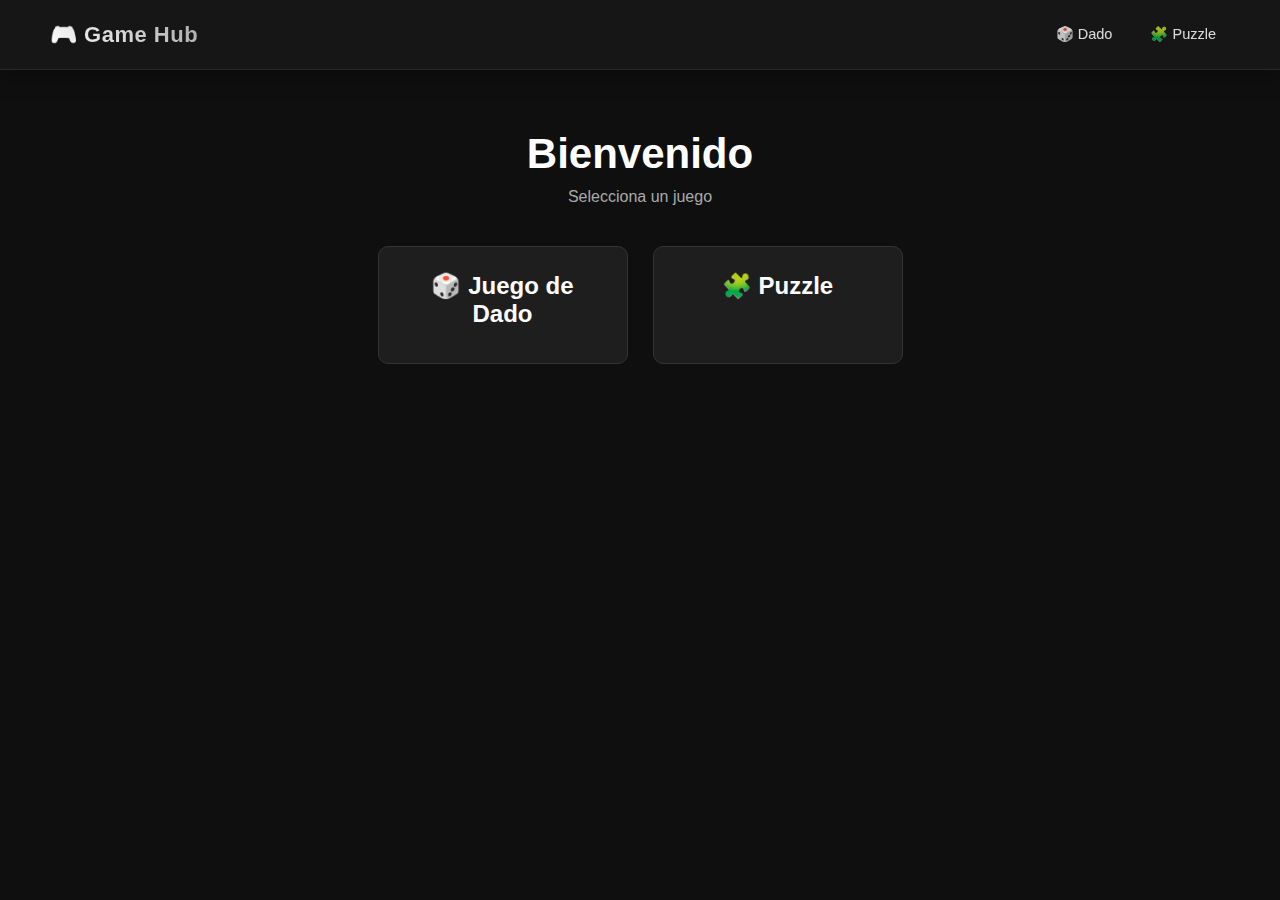
<file: inicio.html>
<!DOCTYPE html>
<html lang="es">
<head>
    <meta charset="UTF-8">
    <title>Game Hub</title>
    <link rel="stylesheet" href="inicio.css">
</head>

<body>

<nav class="navbar">
    <div class="logo">🎮 Game Hub</div>

    <div class="menu">
        <a href="juego_dado/dado.html">🎲 Dado</a>
        <a href="juego_puzzle/puzzle.html">🧩 Puzzle</a>
    </div>
</nav>

<main class="home">
    <h1>Bienvenido</h1>
    <p>Selecciona un juego</p>

    <div class="games">

        <a href="juego_dado/dado.html" class="card">
            <h2>🎲 Juego de Dado</h2>
        </a>

        <a href="juego_puzzle/puzzle.html" class="card">
            <h2>🧩 Puzzle</h2>
        </a>

    </div>
</main>

</body>
</html>
</file>
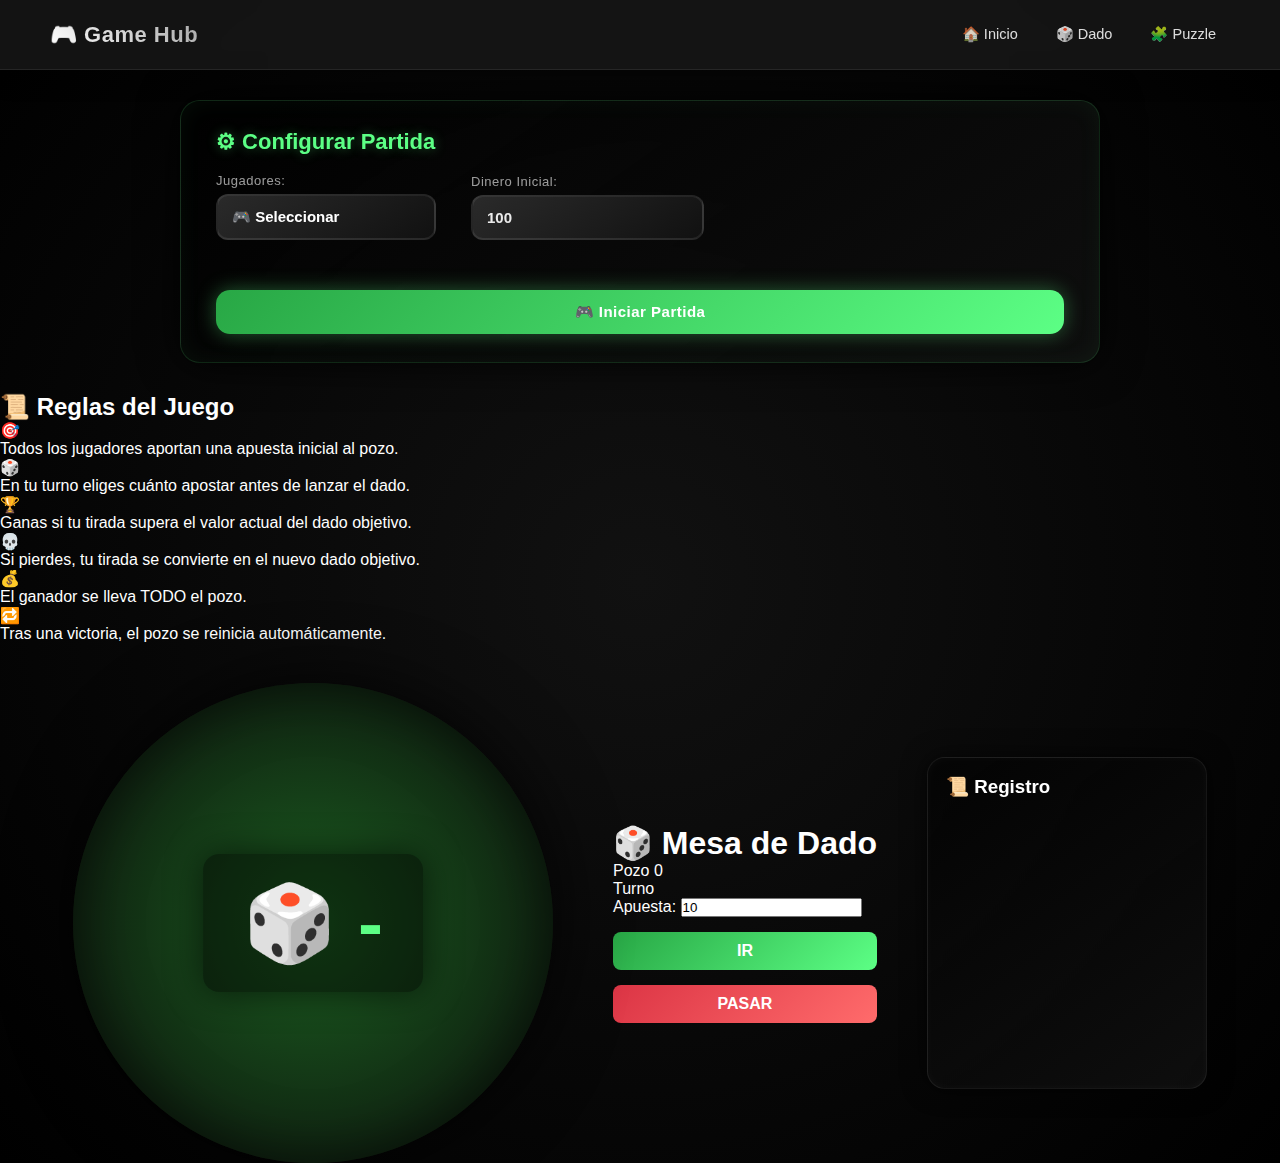
<file: juego_dado/dado.html>
<!DOCTYPE html>
<html lang="es">
<head>
    <meta charset="UTF-8">
    <title>Juego de Dado</title>

    <link rel="stylesheet" href="../inicio.css">
    <link rel="stylesheet" href="./dado.css">
</head>

<body>

    <!-- ================= NAVBAR ================= -->

    <nav class="navbar">
        <div class="logo">🎮 Game Hub</div>

        <div class="menu">
            <a href="../inicio.html">🏠 Inicio</a>
            <a href="../juego_dado/dado.html">🎲 Dado</a>
            <a href="../juego_puzzle/puzzle.html">🧩 Puzzle</a>
        </div>
    </nav>

    <!-- ================= CONFIGURACIÓN ================= -->

    <div class="setup-panel">
        <h2>⚙ Configurar Partida</h2>

        <div class="setup-controls">
            <div>
                <label>Jugadores:</label>
                <div class="custom-select" id="playerSelect">
                    <div class="select-display">
                        🎮 <span id="selectedPlayers">Seleccionar</span>
                    </div>

                    <div class="select-options" id="playerOptions"></div>
                </div>

            </div>

            <div>
                <label>Dinero Inicial:</label>
                <input type="number" id="startMoney" value="100">
            </div>

            <button id="startGame">🎮 Iniciar Partida</button>
        </div>
    </div>

        <!-- ================= REGLAS DEL JUEGO ================= -->

    <div class="rules-panel">
        <h2>📜 Reglas del Juego</h2>

        <div class="rules-content">
            <div class="rule">
                <span>🎯</span>
                <p>Todos los jugadores aportan una apuesta inicial al pozo.</p>
            </div>

            <div class="rule">
                <span>🎲</span>
                <p>En tu turno eliges cuánto apostar antes de lanzar el dado.</p>
            </div>

            <div class="rule">
                <span>🏆</span>
                <p>Ganas si tu tirada supera el valor actual del dado objetivo.</p>
            </div>

            <div class="rule">
                <span>💀</span>
                <p>Si pierdes, tu tirada se convierte en el nuevo dado objetivo.</p>
            </div>

            <div class="rule">
                <span>💰</span>
                <p>El ganador se lleva TODO el pozo.</p>
            </div>

            <div class="rule">
                <span>🔁</span>
                <p>Tras una victoria, el pozo se reinicia automáticamente.</p>
            </div>
        </div>
    </div>


    <!-- ================= JUEGO ================= -->

    <div class="game-container">

        <div class="table-wrapper">

            <!-- MESA -->
            <div class="players-circle" id="playersCircle">
                <div id="diceMessage" class="dice-message"></div>


                <div class="center-dice">
                    🎲 <span id="targetDice">-</span>
                </div>

            </div>

            <!-- PANEL -->
            <div class="panel">
                <h1>🎲 Mesa de Dado</h1>

                <div class="info">
                    <div>Pozo <span id="pot">0</span></div>
                    <div>Turno <span id="turn"></span></div>
                </div>

                <div class="bet-control">
                    <label>Apuesta:</label>
                    <input type="number" id="betAmount" value="10">
                </div>


                <div class="controls">
                    <button id="btnIr">IR</button>
                    <button id="btnPasar">PASAR</button>
                </div>
            </div>
            

        </div>

        <!-- REGISTRO -->
        <div class="log-panel">
            <h3>📜 Registro</h3>
            <div class="log" id="log"></div>
        </div>

    </div>



<!-- ✅ IMPORTANTE → Ruta correcta -->
<script type="module" src="./js/main.js"></script>




</body>
</html>
</file>
<file: inicio.css>
* {
    margin: 0;
    padding: 0;
    box-sizing: border-box;
    font-family: Arial, sans-serif;
}

body {
    background: #0f0f0f;
    color: white;
}

/* ================= NAVBAR PRO ================= */

.navbar {
    display: flex;
    justify-content: space-between;
    align-items: center;

    padding: 18px 50px;

    background: rgba(26, 26, 26, 0.75);
    backdrop-filter: blur(10px);
    -webkit-backdrop-filter: blur(10px);

    border-bottom: 1px solid rgba(255, 255, 255, 0.08);

    position: sticky;
    top: 0;

    box-shadow: 0 5px 25px rgba(0, 0, 0, 0.35);
    z-index: 1000;
}

/* ================= LOGO ================= */

.logo {
    font-size: 22px;
    font-weight: 600;
    letter-spacing: 0.5px;
    background: linear-gradient(45deg, #ffffff, #aaaaaa);
    -webkit-background-clip: text;
    -webkit-text-fill-color: transparent;
}

/* ================= MENU ================= */

.menu {
    display: flex;
    align-items: center;
    gap: 10px;
}

.menu a {
    position: relative;

    color: rgba(255, 255, 255, 0.85);
    text-decoration: none;

    padding: 8px 14px;
    border-radius: 6px;

    font-size: 14.5px;
    font-weight: 500;

    transition: all 0.25s ease;
}

/* Hover elegante */

.menu a:hover {
    color: white;
    background: rgba(255, 255, 255, 0.06);
}

/* Línea animada PRO */

.menu a::after {
    content: "";
    position: absolute;
    left: 10px;
    bottom: 4px;

    width: 0%;
    height: 2px;

    background: linear-gradient(90deg, #28a745, #5cff85);
    border-radius: 10px;

    transition: 0.25s ease;
}

.menu a:hover::after {
    width: 70%;
}

/* ================= HOME ================= */

.home {
    text-align: center;
    margin-top: 60px;
}

.home h1 {
    font-size: 42px;
    margin-bottom: 10px;
}

.home p {
    color: #aaa;
    margin-bottom: 40px;
}

/* ================= GAME CARDS ================= */

.games {
    display: flex;
    justify-content: center;
    gap: 25px;
    flex-wrap: wrap;
}

.card {
    background: #1e1e1e;
    padding: 25px;
    width: 250px;
    border-radius: 10px;
    text-decoration: none;
    color: white;
    transition: 0.3s;
    border: 1px solid #333;
}

.card:hover {
    transform: translateY(-5px);
    border-color: #28a745;
}

.card h2 {
    margin-bottom: 10px;
}

.card p {
    color: #aaa;
    font-size: 14px;
}
</file>
<file: juego_dado/dado.css>
body {
    background: radial-gradient(circle, #111, #000);
    color: white;
    font-family: Arial, sans-serif;
    margin: 0;
    padding: 0;
}
/* DADO ANIMACIONES------------------------------------------------- */
.center-dice {
    transition: 0.25s ease;
}

/* Sacudida */
.dice-rolling {
    animation: diceShake 0.6s ease;
}

/* Glow */
.dice-glow {
    box-shadow: 0 0 25px rgba(92,255,133,0.45);
}

@keyframes diceShake {
    0%   { transform: translate(-50%, -50%) rotate(0deg); }
    20%  { transform: translate(-50%, -50%) rotate(-8deg); }
    40%  { transform: translate(-50%, -50%) rotate(8deg); }
    60%  { transform: translate(-50%, -50%) rotate(-6deg); }
    80%  { transform: translate(-50%, -50%) rotate(6deg); }
    100% { transform: translate(-50%, -50%) rotate(0deg); }
}

/* MENSAJE FLOTANTE------------------------------------------------- */


.dice-message {
    position: absolute;
    top: 90px;
    left: 50%;
    transform: translateX(-50%);

    background: rgba(0,0,0,0.75);
    padding: 10px 18px;
    border-radius: 10px;

    font-size: 16px;
    font-weight: bold;
    letter-spacing: 0.5px;

    opacity: 0;
    pointer-events: none;

    transition: 0.3s ease;
}

.dice-message.show {
    opacity: 1;
    transform: translateX(-50%) translateY(-5px);
}


/* ================= LOG PANEL ================= */

.log-panel {
    width: 280px;
    background: linear-gradient(
        145deg,
        rgba(0,0,0,0.55),
        rgba(20,20,20,0.65)
    );
    padding: 18px;
    border-radius: 18px;
    border: 1px solid rgba(255,255,255,0.08);
    box-shadow:
        0 0 25px rgba(0,0,0,0.7),
        inset 0 0 10px rgba(255,255,255,0.03);
    backdrop-filter: blur(6px);
}

/* ================= CONTENEDOR LOG ================= */

.log {
    margin-top: 12px;
    height: 260px;
    overflow-y: auto;
    font-size: 13px;
    padding-right: 4px;
}

/* Scroll más elegante */

.log::-webkit-scrollbar {
    width: 6px;
}

.log::-webkit-scrollbar-thumb {
    background: rgba(255,255,255,0.15);
    border-radius: 10px;
}

/* ================= ENTRADAS ================= */

.log-entry {
    position: relative;
    background: rgba(255,255,255,0.04);
    border-left: 3px solid rgba(255,255,255,0.25);
    padding: 9px 11px;
    margin-bottom: 7px;
    border-radius: 8px;
    font-size: 13px;
    color: white;

    box-shadow:
        0 4px 10px rgba(0,0,0,0.4),
        inset 0 0 4px rgba(255,255,255,0.02);

    animation: logFade 0.22s ease;
    transition: transform 0.15s ease, background 0.15s ease;
}

/* Hover sutil */

.log-entry:hover {
    background: rgba(255,255,255,0.07);
    transform: translateX(2px);
}

/* ================= SISTEMA ================= */

.log-entry.system {
    border-left-color: #888;
    opacity: 0.65;
    font-style: italic;
}

/* Icono lateral */

.log-entry.system::before {
    content: "⚙";
    position: absolute;
    left: -18px;
    opacity: 0.35;
}

/* ================= JUGADORES ================= */

.log-entry.player {
    background: rgba(255,255,255,0.05);
}

/* Nombre destacado */

.log-entry.player strong {
    font-weight: bold;
    letter-spacing: 0.3px;
}

/* ================= EVENTOS IMPORTANTES ================= */

.log-entry.win {
    border-left-color: #5cff85;
    background: rgba(92,255,133,0.08);
    box-shadow:
        0 0 12px rgba(92,255,133,0.25);
}

.log-entry.lose {
    border-left-color: #ff6b6b;
    background: rgba(255,107,107,0.07);
}

/* ================= ANIMACIÓN ================= */

@keyframes logFade {
    from {
        opacity: 0;
        transform: translateY(5px) scale(0.98);
    }
    to {
        opacity: 1;
        transform: translateY(0) scale(1);
    }
}



/* ================================================================================= */
/* =============================== CONFIGURACIÓN UI ================================ */
/* ================================================================================= */


/* ================= CUSTOM SELECT ================= */

.custom-select {
    position: relative;
    width: 220px;
    cursor: pointer;
}

.select-display {
    padding: 12px 14px;
    border-radius: 12px;

    background: linear-gradient(145deg, #2a2a2a, #111);
    border: 2px solid rgba(255,255,255,0.08);

    font-weight: bold;
    font-size: 15px;

    transition: 0.25s ease;
}

.select-display:hover {
    border-color: rgba(92,255,133,0.35);
    box-shadow: 0 0 12px rgba(92,255,133,0.2);
}

/* Dropdown */

.select-options {
    position: absolute;
    top: 110%;
    left: 0;
    right: 0;

    background: linear-gradient(145deg, #1b1b1b, #0d0d0d);
    border-radius: 14px;

    border: 1px solid rgba(92,255,133,0.15);

    box-shadow: 0 0 25px rgba(0,0,0,0.9);

    opacity: 0;
    transform: translateY(-5px);
    pointer-events: none;

    transition: 0.25s ease;

    z-index: 100;
}

.select-options.show {
    opacity: 1;
    transform: translateY(0);
    pointer-events: all;
}

.select-option {
    padding: 10px 14px;
    font-size: 14px;

    transition: 0.2s ease;
}

.select-option:hover {
    background: rgba(92,255,133,0.15);
    padding-left: 18px;
}

.select-option:not(:last-child) {
    border-bottom: 1px solid rgba(255,255,255,0.05);
}


/* ================================================================================= */
/* =============================== SETUP PANEL ==================================== */
/* ================================================================================= */

.setup-panel {
    background: linear-gradient(145deg, rgba(0,0,0,0.85), rgba(15,15,15,0.95));
    padding: 28px 35px;
    border-radius: 20px;

    width: 95%;
    max-width: 920px;
    margin: 30px auto;

    border: 1px solid rgba(92,255,133,0.15);

    box-shadow:
        0 0 40px rgba(0,0,0,0.9),
        inset 0 0 25px rgba(92,255,133,0.05);

    backdrop-filter: blur(10px);

    animation: panelFade 0.4s ease;
}

.setup-panel h2 {
    margin: 0 0 18px 0;

    font-size: 22px;
    color: #5cff85;

    text-shadow: 0 0 12px rgba(92,255,133,0.35);
}


/* ================= CONTROLES ================= */

.setup-controls {
    display: flex;
    align-items: flex-end;
    gap: 35px;
    flex-wrap: wrap;
}

.setup-controls > div {
    display: flex;
    flex-direction: column;
    min-width: 180px;
}


/* ================= LABELS ================= */

.setup-controls label {
    font-size: 13px;
    margin-bottom: 6px;

    color: rgba(255,255,255,0.6);
    letter-spacing: 0.5px;
}


/* ================= INPUTS ================= */

.setup-controls select,
.setup-controls input {
    padding: 12px 14px;
    border-radius: 12px;

    background: linear-gradient(145deg, #2a2a2a, #111);
    color: #eaeaea;

    border: 2px solid rgba(255,255,255,0.08);

    font-size: 15px;
    font-weight: bold;

    transition: 0.25s ease;
}

.setup-controls select:hover,
.setup-controls input:hover {
    border-color: rgba(92,255,133,0.25);
}

.setup-controls select:focus,
.setup-controls input:focus {
    border-color: #5cff85;
    box-shadow: 0 0 18px rgba(92,255,133,0.35);
    outline: none;
}


/* ================================================================================= */
/* =============================== BOTÓN START ==================================== */
/* ================================================================================= */

#startGame {
    padding: 13px 22px;
    border-radius: 14px;
    border: none;

    background: linear-gradient(135deg, #28a745, #5cff85);
    color: white;

    font-size: 15px;
    font-weight: bold;
    letter-spacing: 0.5px;

    cursor: pointer;

    transition: 0.25s ease;

    box-shadow: 0 0 20px rgba(92,255,133,0.35);
}

#startGame:hover {
    transform: translateY(-2px) scale(1.03);
    box-shadow: 0 0 30px rgba(92,255,133,0.55);
}

#startGame:active {
    transform: scale(0.98);
}


/* ================================================================================= */
/* =============================== ANIMACIONES ==================================== */
/* ================================================================================= */

@keyframes panelFade {
    from {
        opacity: 0;
        transform: translateY(-8px);
    }
    to {
        opacity: 1;
        transform: translateY(0);
    }
}

/* ================================================================================= */
/* =============================== CONFIGURACIÓN UI ================================ */
/* ================================================================================= */


/* BOTONES------------------------------------------------- */

button {
    width: 100%;
    padding: 10px;
    margin-top: 15px;
    border: none;
    border-radius: 8px;
    font-size: 16px;
    font-weight: bold;
    cursor: pointer;
    transition: 0.2s;
}

button:hover {
    transform: scale(1.05);
}

#btnIr {
    background: linear-gradient(135deg, #28a745, #5cff85);
    color: white;
}

#btnPasar {
    background: linear-gradient(135deg, #dc3545, #ff6b6b);
    color: white;
}

/* LAYAUT DEL JUEGO------------------------------------------------- */

.game-container {
    display: flex;
    justify-content: center;
    align-items: center;
    gap: 50px;
    margin-top: 40px;
}

.table-wrapper {
    display: flex;
    align-items: center;
    gap: 60px;
}

/* MESA CIRCULO------------------------------------------------ */

.players-circle {
    position: relative;
    width: 480px;
    height: 480px;
    border-radius: 50%;
    background: radial-gradient(circle, #1b5e20, #0b0b0b);
    box-shadow: 0 0 70px rgba(0,0,0,0.8), inset 0 0 60px rgba(0,0,0,0.6);
}

/* DADO CENTRAL------------------------------------------------- */

.center-dice {
    position: absolute;
    top: 50%;
    left: 50%;
    transform: translate(-50%, -50%);
    font-size: 75px;
    font-weight: bold;
    background: rgba(0,0,0,0.45);
    padding: 25px 40px;
    border-radius: 16px;
    box-shadow: 0 0 35px rgba(0,0,0,0.6);
    color: #5cff85;
}

/* JUGADORES------------------------------------------------ */

.player-seat {
    position: absolute;
    width: 140px;
    background: rgba(0,0,0,0.4);
    padding: 12px;
    border-radius: 12px;
    text-align: center;
    font-size: 14px;
    border: 1px solid rgba(255,255,255,0.1);
    transition: 0.25s ease;
}

.player-seat.active {
    border-color: #5cff85;
    box-shadow: 0 0 30px rgba(92,255,133,0.35);
    transform: scale(1.1);
}

.player-roll {
    margin-top: 5px;
    color: #5cff85;
}
</file>
